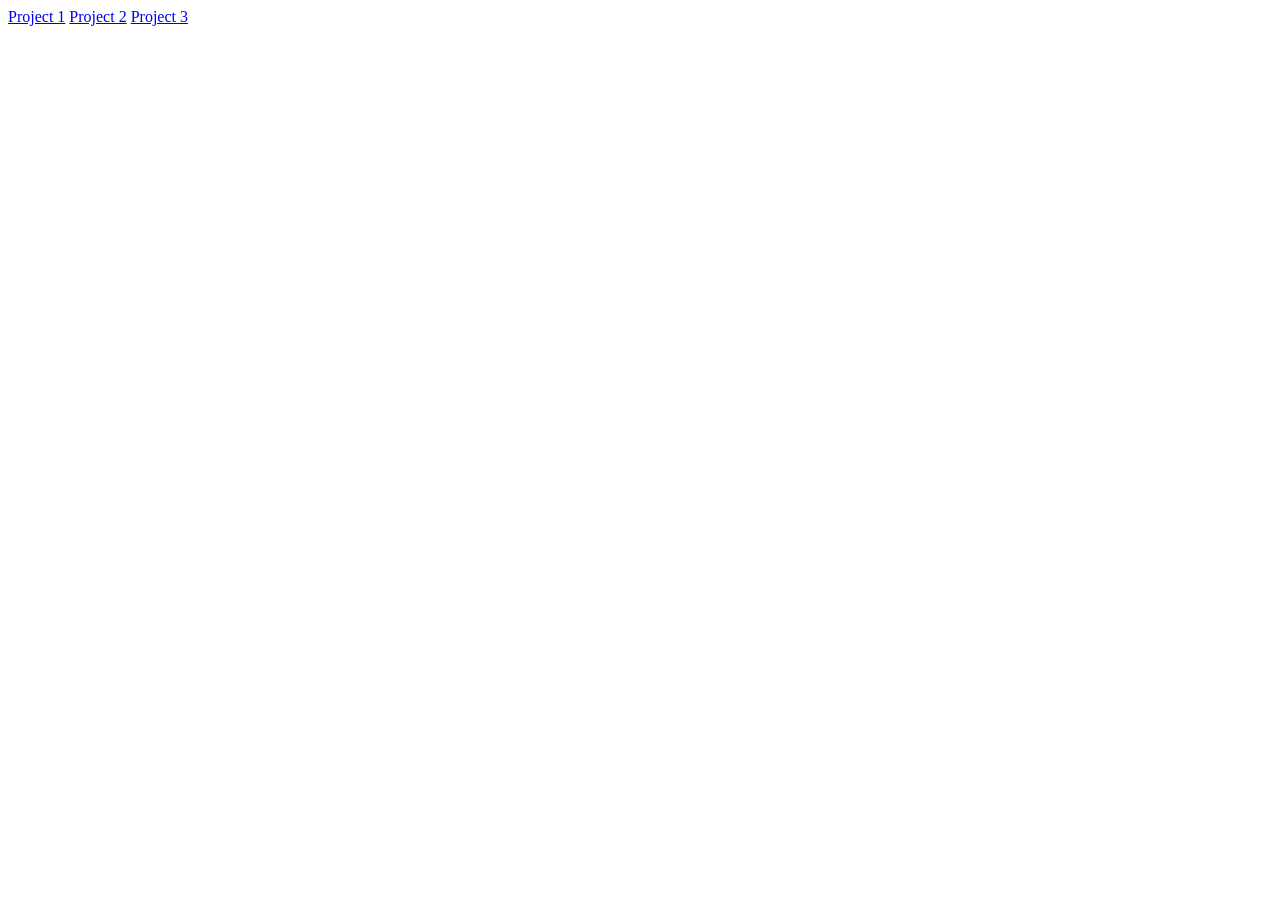
<file: index.html>
<!doctype html>
<html lang="en">
  <head>
    <meta charset="UTF-8" />
    <meta name="viewport" content="width=device-width, initial-scale=1.0" />
    <title>Fucking Projects</title>
  </head>

  <body>
    <main>
      <a href="Signup_page_01/index.html" target="_blank">Project 1</a>

      <a href="Sidebar/index.html" target="_blank">Project 2</a>

      <a href="Simple_responsive_navbar/index.html" target="_blank">
        Project 3</a
      >
    </main>
  </body>
</html>
</file>
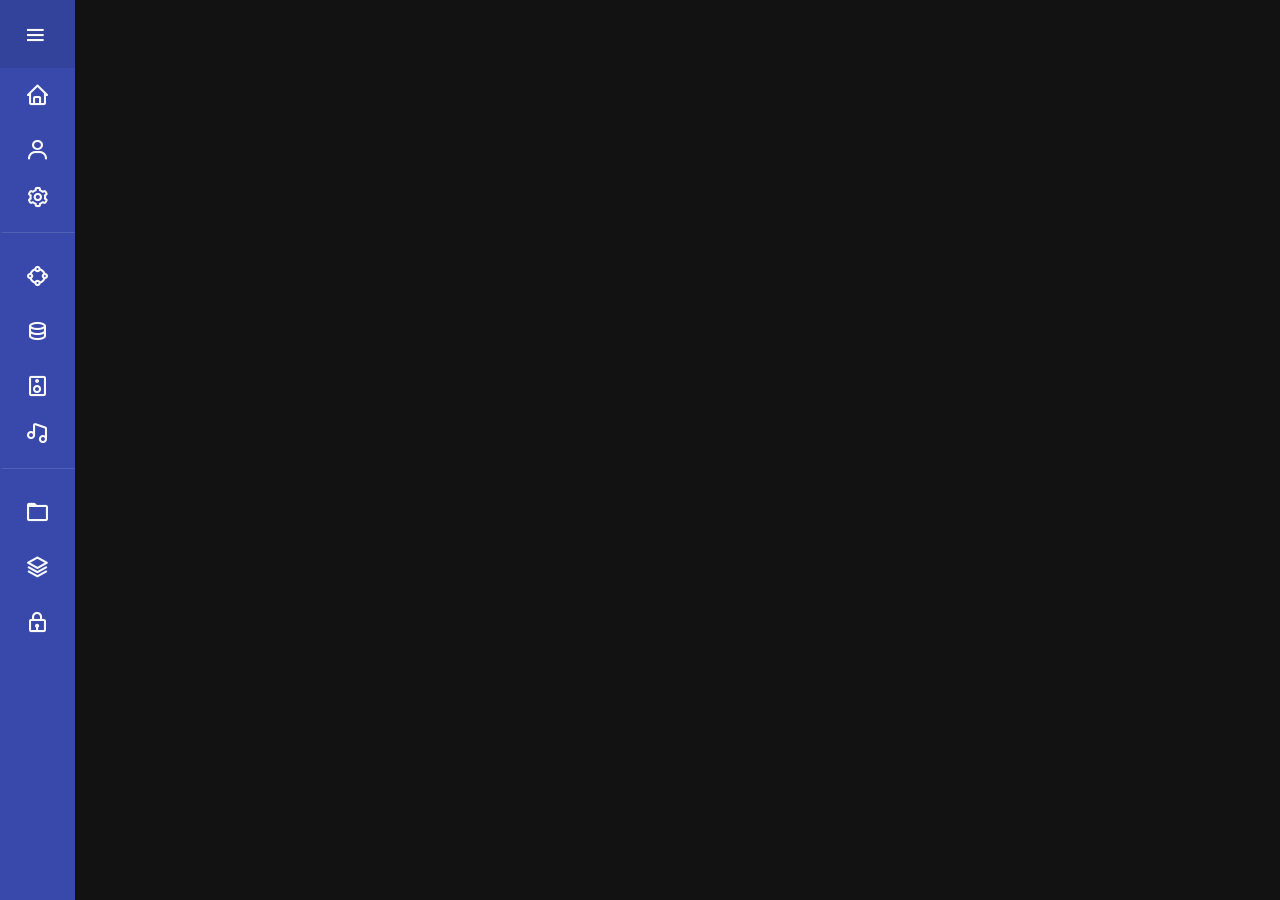
<file: Sidebar/index.html>
<!doctype html>
<!-- ============================================================
  DOCUMENTO HTML - Sidebar interactiva con CSS y JavaScript
  ============================================================
  En este archivo definimos la ESTRUCTURA de la pagina.
  El HTML es como el "esqueleto": pone los elementos en pantalla
  pero sin colores ni animaciones (eso lo hace el CSS).
  ============================================================ -->

<html lang="en">
  <!-- <head>: Todo lo que va aqui NO se ve en la pagina,
       pero es esencial para que funcione bien.
       Metadatos, estilos, scripts, titulo... -->
  <head>
    <!-- charset="UTF-8" permite usar tildes, 'n', signos de pregunta, etc. -->
    <meta charset="UTF-8" />

    <!-- viewport: le dice al navegador que adapte la pagina
         al tamano de la pantalla (importante en celulares) -->
    <meta name="viewport" content="width=device-width, initial-scale=1.0" />
    <meta name="author" content="Anarchist-Society" />
    <meta name="description" content="A fucking Sidebar" />

    <!-- Preconnect: le dice al navegador que se conecte ANTES
         a estos servidores externos. Asi las fuentes e iconos
         cargan mas rapido porque la conexion ya esta lista. -->
    <link rel="preconnect" href="https://fonts.googleapis.com" />
    <link rel="preconnect" href="https://fonts.gstatic.com" crossorigin />
    <link rel="preconnect" href="https://unpkg.com" crossorigin />

    <!-- Boxicons: libreria de iconos (los "bx-" que ves abajo).
         Los importamos desde internet con esta URL. -->
    <link
      href="https://unpkg.com/boxicons@2.1.4/css/boxicons.min.css"
      rel="stylesheet"
    />

    <!-- Enlazamos nuestro archivo CSS (style.css) para darle estilo a todo -->
    <link rel="stylesheet" href="style.css" />

    <!-- Titulo que aparece en la pestana del navegador -->
    <title>Sidebar</title>
  </head>

  <!-- <body>: TODO lo que se ve en la pagina va aqui dentro -->
  <body>
    <main>
      <!-- ==========================================================
           SIDEBAR (barra lateral)
           ==========================================================
           Esta es la barra que se abre y cierra.
           Tiene 75px de ancho cuando esta cerrada (solo iconos)
           y 240px cuando se abre con el boton hamburguesa.
           aria-label describe la funcion de la barra para
           lectores de pantalla (accesibilidad).
           ========================================================== -->
      <nav class="sidebar" aria-label="Sidebar navigation">
        <div class="sidebar-inner">

          <!-- HEADER: contiene el logo + el boton hamburguesa -->
          <header class="sidebar-header">
            <!-- Boton hamburguesa: al hacer clic llama a toggleSidebar()
                 que esta definida en script.js.
                 aria-expanded="false" indica que la sidebar empieza
                 cerrada (cambiara a "true" cuando se abra). -->
            <button
              type="button"
              class="sidebar-burger"
              aria-label="Toggle sidebar menu"
              aria-expanded="false"
              onclick="toggleSidebar()"
            >
              <!-- bx-menu es el icono de tres rayitas (hamburguesa).
                   aria-hidden=true oculta este icono decorativo de
                   los lectores de pantalla porque no aporta informacion -->
              <i class="bx bx-menu" aria-hidden="true"></i>
            </button>

            <!-- Logo: se oculta cuando la sidebar esta cerrada
                 (opacity: 0 en CSS). alt="" + aria-hidden=true
                 porque es decorativo, los lectores de pantalla lo ignoran -->
            <img src="logo.svg" alt="" class="sidebar-logo" aria-hidden="true" />
          </header>

          <!-- ========================================================
               MENU DE NAVEGACION
               ========================================================
               Cada boton tiene un icono (de Boxicons) y un texto.
               El texto se oculta cuando la sidebar esta cerrada
               (opacity: 0 en CSS, solo se ve al abrir).
               ======================================================== -->
          <nav class="sidebar-menu" aria-label="Main menu">
            <!-- aria-label en cada boton permite saber que hace aunque
                 el texto <span> este oculto (accesibilidad) -->

            <button type="button" aria-label="Home">
              <i class="bx bx-home" aria-hidden="true"></i>
              <span>Home</span>
            </button>

            <button type="button" aria-label="Accounts">
              <i class="bx bx-user" aria-hidden="true"></i>
              <span>Accounts</span>
            </button>

            <!-- has-border agrega una linea separadora debajo (en CSS) -->
            <button type="button" class="has-border" aria-label="Settings">
              <i class="bx bx-cog" aria-hidden="true"></i>
              <span>Settings</span>
            </button>

            <button type="button" aria-label="Blockchain">
              <i class="bx bx-shape-circle" aria-hidden="true"></i>
              <span>Blockchain</span>
            </button>

            <button type="button" aria-label="Databases">
              <i class="bx bx-data" aria-hidden="true"></i>
              <span>Databases</span>
            </button>

            <button type="button" aria-label="AudioVibe">
              <i class="bx bx-speaker" aria-hidden="true"></i>
              <span>AudioVibe</span>
            </button>

            <button type="button" class="has-border" aria-label="Soundblast">
              <i class="bx bx-music" aria-hidden="true"></i>
              <span>Soundblast</span>
            </button>

            <button type="button" aria-label="Folders">
              <i class="bx bx-folder" aria-hidden="true"></i>
              <span>Folders</span>
            </button>

            <button type="button" aria-label="Levels">
              <i class="bx bx-layer" aria-hidden="true"></i>
              <span>Levels</span>
            </button>

            <button type="button" aria-label="Security">
              <i class="bx bx-lock" aria-hidden="true"></i>
              <span>Security</span>
            </button>
          </nav>
        </div>
      </nav>
    </main>

    <!-- El script se carga al final con "defer".
         defer = se descarga en paralelo mientras se carga la pagina
         y se ejecuta SOLO cuando el HTML ya esta completamente listo.
         Asi no bloquea la visualizacion de la pagina. -->
    <script src="script.js" defer></script>
  </body>
</html>
</file>
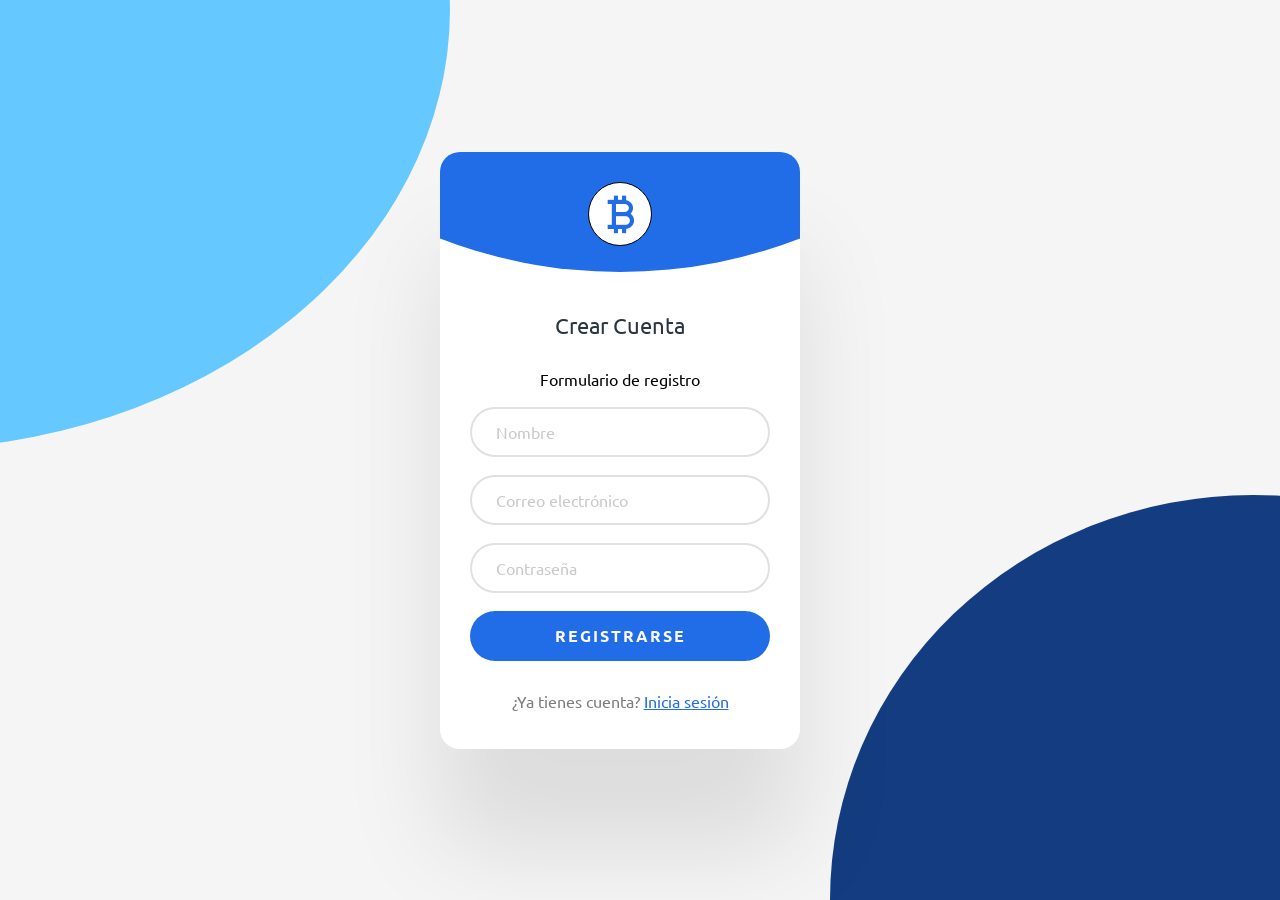
<file: Signup_page_01/index.html>
<!-- ============ DOCTYPE: le dice al navegador que esto es HTML5 ============ -->
<!doctype html>
<html lang="es">
  <!-- lang="es" indica que el contenido principal está en español para accesibilidad y SEO -->
  <head>
    <meta charset="UTF-8" />
    <!-- charset="UTF-8" permite usar caracteres especiales como tildes, ñ, emojis, etc. -->
    <meta name="viewport" content="width=device-width, initial-scale=1.0" />
    <!-- El meta viewport hace que la página se vea bien en celulares (responsive design) -->
    <meta name="author" content="Anarchist-Society" />
    <meta name="description" content="A fucking SignUp" />
    <link
      href="https://unpkg.com/boxicons@2.1.4/css/boxicons.min.css"
      rel="stylesheet"
    />
    <!-- Boxicons: librería de íconos traída desde un CDN (no necesitamos descargar nada) -->
    <link rel="stylesheet" href="style.css" />
    <!-- Enlazamos nuestro propio archivo CSS donde escribimos los estilos -->
    <title>SignUp Page 01</title>
  </head>

  <body>
    <!-- <main> = etiqueta semántica que agrupa el contenido principal de la página -->
    <main>
      <!-- .circle = círculo decorativo animado de fondo (solo estética, sin contenido real) -->
      <div class="circle" aria-hidden="true"></div>
      <!-- Para ocultar este elemento a los lectores de pantalla -->

      <!-- .card = contenedor tipo "tarjeta" blanco que agrupa el formulario -->
      <div class="card">
        <!-- .logo = ícono decorativo de Bitcoin dentro de un círculo -->
        <div class="logo" aria-hidden="true">
          <i class="bx bx-bitcoin"></i>
        </div>

        <!-- Título principal traducido a español -->
        <h1>Crear Cuenta</h1>

        <!-- <form> agrupa los inputs y los envía al servidor cuando se hace clic en el botón -->
        <!-- role="form" es para que los lectores de pantalla sepan que esto es un formulario -->
        <!-- aria-labelledby="form-title" significa que este formulario está etiquetado por el span con id form-title -->
        <form class="form" role="form" aria-labelledby="form-title">
          <span id="form-title" class="sr-only">Formulario de registro</span>

          <!-- input type="text" = campo de una sola línea. required = obligatorio. autocomplete = ayuda al navegador a rellenar -->
          <!-- Traducido a español -->
          <input
            id="name"
            type="text"
            name="name"
            autocomplete="name"
            required
            aria-required="true"
            placeholder="Nombre"
          />

          <!-- type="email" valida automáticamente que el texto tenga formato de correo (user@dominio.com) -->
          <!-- Traducido a español -->
          <input
            id="email"
            type="email"
            name="email"
            autocomplete="email"
            required
            aria-required="true"
            placeholder="Correo electrónico"
          />

          <!-- type="password" oculta los caracteres escritos. minlength="8" exige al menos 8 caracteres -->
          <!-- Traducido a español -->
          <input
            id="password"
            type="password"
            name="password"
            autocomplete="new-password"
            required
            aria-required="true"
            minlength="8"
            placeholder="Contraseña"
          />

          <!-- type="submit" = al hacer clic envía el formulario. "REGISTRARSE" en mayúsculas es decisión de diseño -->
          <!-- Traducido a español -->
          <button type="submit">REGISTRARSE</button>
        </form>

        <!-- footer con enlace descriptivo para "usuarios existentes" (href="#" es un placeholder, aún no lleva a ninguna parte) -->
        <!-- "Inicia sesión" es más descriptivo que solo un "Aquí" suelto, mejorando accesibilidad y SEO -->
        <footer>
          ¿Ya tienes cuenta?
          <a href="#">Inicia sesión</a>
        </footer>
      </div>
    </main>
  </body>
</html>
</file>
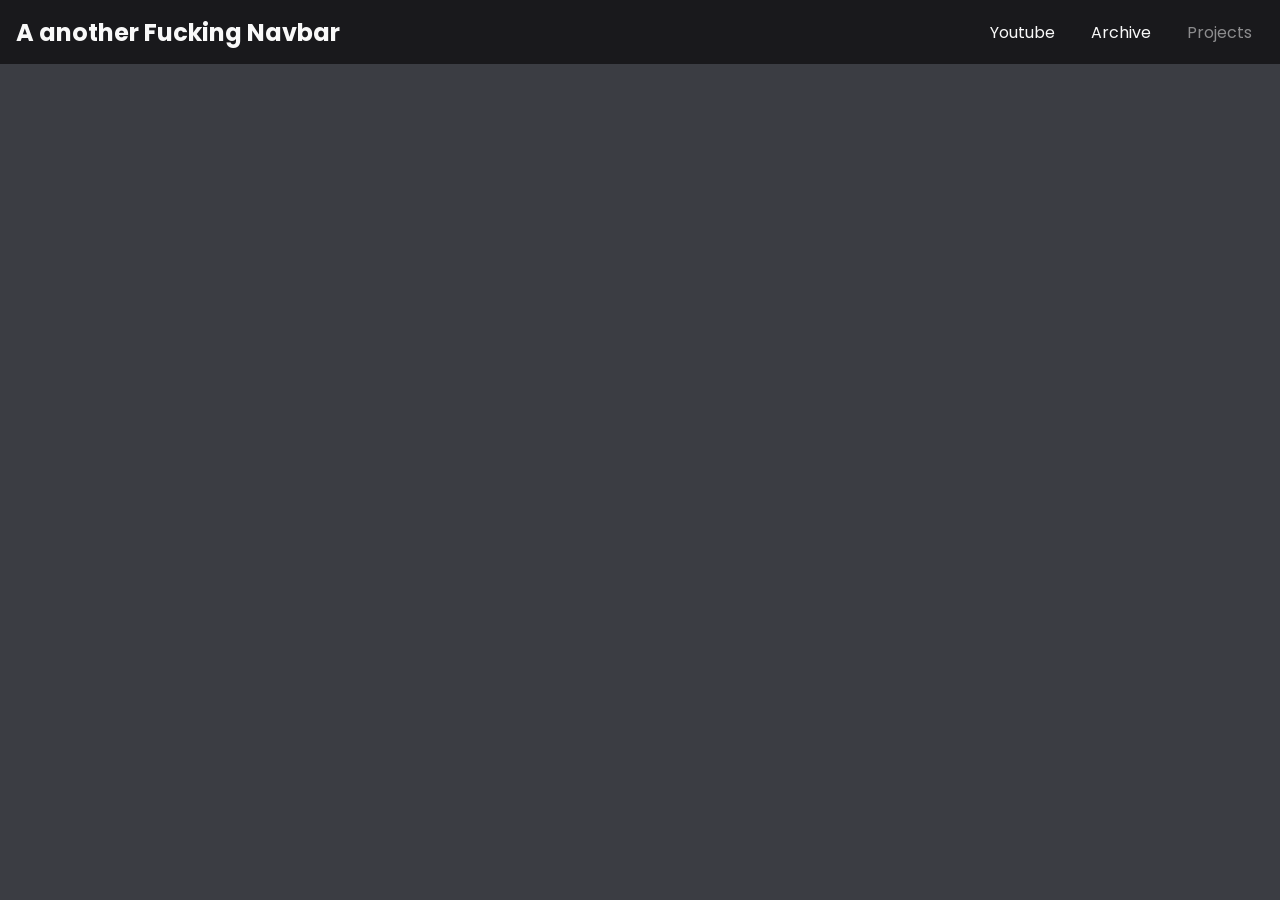
<file: Simple_responsive_navbar/index.html>
<!doctype html>
<html lang="en">
  <head>
    <meta charset="UTF-8" />
    <meta name="viewport" content="width=device-width, initial-scale=1.0" />
    <meta name="author" content="Anarchist-Society" />
    <meta name="description" content="A fucking Responsive Navbar" />
    <link rel="stylesheet" href="style.css" />
    <!-- Cargamos los iconos de Google Material Icons (la librería que nos da el icono de la hamburguesa ) -->
    <link
      href="https://fonts.googleapis.com/icon?family=Material+Icons"
      rel="stylesheet"
    />
    <title>Simple Responsive Navbar</title>
  </head>

  <body>
    <main>
      <nav class="navbar">
        <!-- OVERLAY (capa oscura de fondo)
        En CSS tiene position: fixed y bubre toda la pantalla (width/height: 100%).
        Por defecto es invisible (opacity: 0, visibility: hidden).
        Cuando body tiene la clase "open", el CSS lo hace visible.
        El onclick cierra el menu si el usuario toca fuera de él.
        En pantalla grandes (min-width: 600px) el  CSS lo oculta con display: none -->
        <div class="navbar-overlay" onclick="toggleMenuOpen()"></div>
        <!-- Cuando este div reciba un click llama a la función toggleMenuOpen() -->
        <!-- El onclick es un atributo de evento HTML-->

        <!-- BOTÓN HAMBURGUESA:
        Tiene position: absolute para colocarse arriba a la izquierda
        y usa display: grid + place-items: center para centrar el icono.
        Esto funciona porque tiene width y height.
        En pantallas grandes (min-width: 600px) el css lo oculta con display: none. -->
        <button class="navbar-burger" onclick="toggleMenuOpen()">
          <!-- Cuando este div reciba un click llama a la función toggleMenuOpen() -->
          <!-- El onclick es un atributo de evento HTML-->
          <span class="material-icons">menu</span>
        </button>

        <!-- En CSS tiene font-size: 16px y se centra gracias al justify-content: center del padre .navbar -->
        <h1 class="navbar-title">A another Fucking Navbar</h1>

        <!-- MENÚ DE NAVEGACIÓN:
        En móvil: está fuera de pantalla por defecto (translate: -100% 0) y es invisible (visibility: hidden).
        Cuando body tiene la clase "open" el CSS lo desliza hacia dentro (translate: 0 0)-->
        <nav class="navbar-menu">
          <button type="button" class="active">Youtube</button>
          <button type="button" class="active">Archive</button>
          <button type="button">Projects</button>
        </nav>
      </nav>

      <script type="text/javascript">
        // Esta es una función javascript, toggleMenuOpen es el nombre que le damos a la función
        // document.body -> accede al elemento <body>
        // .classList -> es la lista de clases CSS que tiene ese elemento
        // .toggle("open") -> añade o quita esa clase
        const toggleMenuOpen = () => document.body.classList.toggle("open");
      </script>
    </main>
  </body>
</html>
</file>
<file: Sidebar/style.css>
/* ============================================================
   HOJA DE ESTILOS (CSS) - Sidebar interactiva
   ============================================================
   El CSS es como la "ropa" de la pagina: le da colores,
   tamanos, posiciones y animaciones a los elementos HTML.
   Todo lo que escribimos aca afecta al index.html.
   ============================================================ */

/* -------------------------------------------------------
   1. IMPORTAR FUENTE desde Google Fonts
   -------------------------------------------------------
   "Ubuntu" es la tipografia que usan los botones.
   Importamos varios pesos (300, 400, 500, 700) y
   sus versiones italicas.
   ------------------------------------------------------- */
@import url("https://fonts.googleapis.com/css2?family=Ubuntu:ital,wght@0,300;0,400;0,500;0,700;1,300;1,400;1,500;1,700&display=swap");

/* -------------------------------------------------------
   2. RESETEO GENERAL (* = todos los elementos)
   -------------------------------------------------------
   box-sizing: border-box -> hace que el padding y el borde
   NO agranden el tamano total del elemento. Asi es mas
   facil calcular anchos y altos.
   ------------------------------------------------------- */
* {
  box-sizing: border-box;
}

/* -------------------------------------------------------
   3. ESTILOS DEL BODY (el cuerpo de la pagina)
   -------------------------------------------------------
   - margin: 0 -> quitamos el margen que trae el body por defecto
   - background-color -> fondo oscuro (#121212 = negro azabache)
   ------------------------------------------------------- */
body {
  margin: 0;
  background-color: #121212;
}

/* -------------------------------------------------------
   4. RESETEO DE BOTONES
   -------------------------------------------------------
   Quitamos el fondo, borde y padding que traen los botones
   por defecto. cursor: pointer -> la manita al hacer hover.
   ------------------------------------------------------- */
button {
  background-color: transparent;
  border: 0;
  padding: 0;
  cursor: pointer;
}

/* ============================================================
   SIDEBAR (la barra lateral)
   ============================================================ */

/* -------------------------------------------------------
   5. .sidebar - la barra lateral
   -------------------------------------------------------
   - position: absolute -> la sacamos del flujo normal
     y la posicionamos donde queramos.
   - top: 0 / left: 0 -> pegada a la esquina superior izquierda.
   - width: 75px -> se ve angosta (solo los iconos).
   - height: 100% -> ocupa todo el alto de la pagina.
   - overflow: hidden -> esconde todo lo que sobresale
     (los textos del menu cuando esta cerrada).
   - transition -> animacion suave de 0.4 segundos
     cuando cambia de tamano (al abrir/cerrar).
   ------------------------------------------------------- */
.sidebar {
  position: absolute;
  overflow: hidden;
  top: 0;
  left: 0;
  width: 75px;
  height: 100%;
  background-color: #3949ab;
  transition: all 0.4s;
}

/* -------------------------------------------------------
   6. .open .sidebar - cuando la sidebar esta ABIERTA
   -------------------------------------------------------
   Cuando al <body> se le anade la clase "open" (con JavaScript),
   la sidebar se expande a 240px de ancho mostrando los textos.
   ------------------------------------------------------- */
body.open .sidebar {
  width: 240px;
}

/* -------------------------------------------------------
   7. .sidebar-inner - contenedor interno
   -------------------------------------------------------
   Es un div interno de 300px de ancho (mas ancho que la
   sidebar). Sirve para que los textos del menu queden
   OCULTOS gracias al overflow: hidden de .sidebar.
   Cuando la sidebar se abre, se ve el contenido.
   ------------------------------------------------------- */
.sidebar-inner {
  position: absolute;
  top: 0;
  left: 0;
  width: 300px;
}

/* -------------------------------------------------------
   8. .sidebar-header - la cabecera de la sidebar
   -------------------------------------------------------
   - display: flex -> los hijos (boton + logo) se alinean
     horizontalmente uno al lado del otro.
   - align-items: center -> centra los hijos verticalmente.
   - background-color: rgba(0,0,0,0.1) -> fondo negro
     muy suave y semitransparente.
   ------------------------------------------------------- */
.sidebar-header {
  display: flex;
  align-items: center;
  height: 68px;
  padding: 0 1.25rem 0 0;
  background-color: rgba(0, 0, 0, 0.1);
  border-top: 3px solid transparent;
  transition: all 0.4s;
}

/* Al pasar el mouse sobre el header, aparece
   un borde izquierdo gris claro */
.sidebar-header:hover {
  border-left: 3px solid #bdbdbd;
}

/* -------------------------------------------------------
   9. .sidebar-burger - el boton hamburguesa
   -------------------------------------------------------
   - display: grid + place-items: center -> centra
     el icono en medio del boton.
   - 70x70px -> area cuadrada para hacer clic facilmente.
   ------------------------------------------------------- */
.sidebar-burger {
  height: 70px;
  width: 70px;
  display: grid;
  place-items: center;
}

/* -------------------------------------------------------
   ESTILO DEL ICONO HAMBURGUESA
   -------------------------------------------------------
   Con > i seleccionamos el <i> que esta DENTRO del boton.
   color: #f9f9f9 -> blanco casi puro.
   ------------------------------------------------------- */
.sidebar-burger > i,
body.open .sidebar-burger > i {
  font-size: 25px;
  color: #f9f9f9;
  transition: all 0.4s;
}

/* hover -> cuando pasas el mouse, el icono se pone gris */
.sidebar-burger:hover > i,
body.open .sidebar-burger:hover > i {
  color: #bdbdbd;
}

/* -------------------------------------------------------
   .sidebar-logo - el logotipo
   -------------------------------------------------------
   - opacity: 0 -> el logo esta INVISIBLE por defecto
     (solo se ve cuando la sidebar esta abierta)
   - transition -> animacion suave al aparecer/desaparecer
   ------------------------------------------------------- */
.sidebar-logo {
  height: 20px;
  opacity: 0;
  transition: all 0.4s;
}

/* -------------------------------------------------------
   .open .sidebar-logo - logo visible al abrir
   -------------------------------------------------------
   - opacity: 1 -> se vuelve visible
   - filter: brightness(0) invert(1) -> convierte el logo
     a color blanco (util si el logo original es oscuro)
   ------------------------------------------------------- */
body.open .sidebar-logo {
  opacity: 1;
  filter: brightness(0) invert(1);
  transition: all 0.4s;
}

/* ============================================================
   MENU DE NAVEGACION
   ============================================================ */

/* -------------------------------------------------------
   .sidebar-menu - el contenedor de los botones
   -------------------------------------------------------
   display: grid -> coloca los botones uno debajo del otro
   (en una sola columna).
   ------------------------------------------------------- */
.sidebar-menu {
  display: grid;
}

/* -------------------------------------------------------
   CADA BOTON DEL MENU
   -------------------------------------------------------
   - display: flex -> icono y texto se ponen en fila
   - gap: 12px -> separacion entre icono y texto
   - align-items: center -> centrados verticalmente
   - height: 55px -> todos los botones miden lo mismo
   - font-family: Ubuntu -> la fuente que importamos
   - letter-spacing: 2px -> espacio extra entre letras
   - padding: 0 22px -> espacio a los lados
   - border-left: 3px solid transparent -> deja espacio
     para que al hacer hover aparezca un borde izquierdo
   ------------------------------------------------------- */
.sidebar-menu > button {
  color: #f9f9f9;
  display: flex;
  gap: 12px;
  align-items: center;
  height: 55px;
  font-family: "Ubuntu";
  font-size: 16px;
  letter-spacing: 2px;
  line-height: 1;
  padding: 0 22px;
  border-left: 3px solid transparent;
  transition: all 0.4s;
}

/* hover -> borde izquierdo blanco al pasar el mouse */
.sidebar-menu > button:hover {
  border-left: 3px solid #f9f9f9;
}

/* -------------------------------------------------------
   .has-border - separador entre secciones
   -------------------------------------------------------
   Algunos botones tienen esta clase para mostrar una
   linea delgada debajo que separa grupos de opciones.
   ------------------------------------------------------- */
.sidebar-menu > button.has-border {
  padding-bottom: 1rem;
  border-bottom: 1px solid rgba(255, 255, 255, 0.12);
  margin-bottom: 1rem;
}

/* -------------------------------------------------------
   ICONOS DENTRO DE LOS BOTONES
   -------------------------------------------------------
   > i -> selecciona el <i> (icono) que esta dentro del <button>
   ------------------------------------------------------- */
.sidebar-menu > button > i {
  font-size: 25px;
  color: #f9f9f9;
  transition: all 0.4s;
}

/* hover sobre iconos y textos */
.sidebar-menu > button.hover > i,
.sidebar-menu > button:hover > span {
  color: #bdbdbd;
}

/* -------------------------------------------------------
   TEXTO DENTRO DE LOS BOTONES
   -------------------------------------------------------
   - opacity: 0 -> el texto esta OCULTO por defecto
     (solo se ven los iconos cuando la sidebar esta cerrada)
   ------------------------------------------------------- */
.sidebar-menu > button > span {
  color: #f9f9f9;
  opacity: 0;
  transition: all 0.4s;
}

/* -------------------------------------------------------
   .open .sidebar-menu > button > span
   -------------------------------------------------------
   Cuando la sidebar esta abierta (body.open), el texto
   se vuelve visible (opacity: 1).
   ------------------------------------------------------- */
body.open .sidebar-menu > button > span {
  opacity: 1;
  transition: all 0.4s;
}
</file>
<file: Signup_page_01/style.css>
/* ===================================================================
   @import: descarga la fuente "Ubuntu" desde Google Fonts.
   wght = weight (grosor): 300 ligera, 400 normal, 500 seminegra, 700 negra.
   display=swap: muestra una fuente alternativa mientras se descarga Ubuntu.
   Los valores itálicos (italic) tienen "1" antes del peso (ej: 1,300).
   =================================================================== */
@import url("https://fonts.googleapis.com/css2?family=Ubuntu:ital,wght@0,300;0,400;0,500;0,700;1,300;1,400;1,500;1,700&display=swap");

/* ===================================================================
   Selector universal (*): aplica estos estilos a TODOS los elementos
   de la página sin excepción. Es un "reset" básico.
   =================================================================== */
* {
  margin: 0;
  padding: 0;
  box-sizing: border-box;
  /* box-sizing: border-box → el padding y el border NO se suman al ancho
     total del elemento. Ej: si un elemento mide 100px de ancho y tiene
     10px de padding, seguirá midiendo 100px (no 120px). */
}

/* ===================================================================
   height: 100vh en <html> asegura que el documento ocupe todo el alto
   de la ventana del navegador.
   vh = viewport height (altura del viewport).
   100vh = 100% del alto visible de la pantalla.
   =================================================================== */
html {
  height: 100vh;
}

/* ===================================================================
   body: display grid + place-items center es el método más simple
   y directo para centrar cualquier elemento hijo tanto horizontal
   como verticalmente.
   =================================================================== */
body {
  height: 100vh;             /* 100% del alto de la ventana */
  display: grid;             /* activa CSS Grid Layout */
  place-items: center;       /* centra <main> horizontal y verticalmente */
  margin: 0;                 /* elimina margen exterior por defecto */
  padding: 0 32px;           /* 32px de relleno a los lados (útil en móvil para que no se pegue a los bordes) */
  background-color: #f5f5f5; /* gris muy claro de fondo */
  font-family: "Ubuntu";     /* fuente principal para toda la página */
  animation: rotate 6s infinite alternate linear;
  /* "rotate" = nombre de la animación (definida abajo con @keyframes)
     6s = cada ciclo dura 6 segundos
     infinite = se repite indefinidamente
     alternate = va y vuelve (ida: 0° → 360°, vuelta: 360° → 0°)
     linear = velocidad constante durante toda la animación (sin acelerar/desacelerar) */
}

/* ===================================================================
   min-width: 400px evita que el contenido se encoja demasiado
   en pantallas pequeñas. Si la ventana mide menos de 400px,
   aparecerá scroll horizontal.
   =================================================================== */
main {
  min-width: 400px;
}

/* ===================================================================
   .circle: círculo decorativo celeste en la esquina superior izquierda.
   position: fixed → se queda fijo en la ventana incluso si hay scroll.
   Usamos vmin para que el tamaño se adapte proporcionalmente a la pantalla.
   =================================================================== */
.circle {
  position: fixed;       /* fixed = fijo en la ventana, no se mueve al hacer scroll */
  top: -50vmin;          /* -50vmin: sobresale por arriba (la mitad queda fuera) */
  left: -50vmin;         /* -50vmin: sobresale por la izquierda */
  width: 100vmin;        /* 100vmin = 100% del lado MÁS PEQUEÑO de la pantalla */
  height: 100vmin;       /* igual que el ancho para que sea un cuadrado */
  /* vmin: unidad relativa. 1vmin = 1% del lado MÁS PEQUEÑO de la ventana.
     En un móvil vertical (360×640), el lado más pequeño es el ancho (360px),
     así que 1vmin = 3.6px. En un monitor horizontal (1920×1080),
     el lado más pequeño es el alto (1080px), así que 1vmin = 10.8px. */
  border-radius: 47% 53% 61% 39% / 45% 51% 49% 55%;
  /* border-radius con 8 valores (4 para X / 4 para Y) crea bordes
     irregulares → forma orgánica que no es un círculo perfecto.
     Los valores antes de "/" son radios horizontales (esquina sup-izq,
     sup-der, inf-der, inf-izq). Los de después son radios verticales. */
  background-color: #65c8ff;  /* celeste claro */
}

/* ===================================================================
   inherit: esta palabra clave le dice al elemento que herede el valor
   de la MISMA propiedad de su elemento padre.
   Aquí .circle::after hereda position, width, height y border-radius de .circle.
   =================================================================== */
/* ::after = pseudo-elemento que se inserta como ÚLTIMO hijo del elemento.
   Sirve para contenido decorativo sin necesidad de HTML adicional. */
.circle::after {
  content: "";                /* obligatorio en ::before y ::after, aunque esté vacío */
  position: inherit;          /* hereda "fixed" de .circle */
  right: -50vmin;             /* sobresale por la derecha en vez de por la izquierda */
  bottom: -55vmin;            /* sobresale por abajo */
  width: inherit;             /* hereda el ancho (100vmin) de .circle */
  height: inherit;            /* hereda el alto (100vmin) de .circle */
  border-radius: inherit;     /* hereda la forma irregular de .circle */
  background-color: #143d81;  /* azul oscuro (más oscuro que el .circle principal) */
}

/* ===================================================================
   .card: la tarjeta blanca que contiene el formulario.
   overflow: hidden → oculta cualquier contenido que sobresalga
   (como el círculo azul enorme de .card::before).
   =================================================================== */
.card {
  overflow: hidden;            /* oculta lo que se salga de la tarjeta */
  position: relative;
  /* relative: permite que los elementos hijos con position: absolute
     se posicionen RELATIVO a esta tarjeta (no al body). */
  z-index: 3;
  /* z-index: controla qué elemento se ve "encima" de otro.
     Mientras más alto el número, más al frente.
     3 queda por encima del círculo de fondo (que no tiene z-index = 0 por defecto). */
  width: 100%;                 /* ocupa todo el ancho del <main> */
  padding: 160px 30px 38px;
  /* padding: superior derecho inferior izquierdo.
     160px arriba deja espacio para el logo y el círculo azul decorativo de .card::before */
  border-radius: 1.25rem;
  /* 1.25rem ≈ 20px (1rem = 16px por defecto).
     rem = unidad relativa al tamaño de fuente del <html>.
     border-radius redondea las 4 esquinas. */
  background-color: #fff;      /* blanco */
  text-align: center;          /* centra todo el texto dentro de la card */
  box-shadow: 0 100px 100px rgb(0 0 0 / 10%);
  /* box-shadow: offsetX offsetY blurRadius color.
     Con la "/" en rgb() podemos indicar opacidad (alpha).
     10% = muy sutil, casi transparente.
     Desplazamiento vertical de 100px y desenfoque de 100px. */
}

/* ===================================================================
   .card::before: pseudo-elemento que dibuja el círculo azul GRANDE
   en la parte superior de la tarjeta (el fondo azul detrás del logo).
   =================================================================== */
.card::before {
  content: "";                 /* obligatorio en pseudo-elementos */
  position: absolute;
  /* absolute: se posiciona respecto al PADRE con position: relative.
     Como .card tiene position: relative, este círculo se posiciona
     dentro de .card, no del body. */
  background-color: #216ce7;   /* azul medio */
  top: -880px;                 /* desplazado hacia arriba para que solo se vea la parte inferior */
  left: 50%;                   /* la esquina izquierda del círculo se coloca en el 50% de la card */
  width: 1000px;
  height: 1000px;
  border-radius: 50%;          /* 50% convierte el cuadrado en un círculo perfecto */
  translate: -50% 0;
  /* translate desplaza el elemento respecto a su propia posición.
     -50% en X: mueve el círculo la mitad de su ancho hacia la izquierda,
     centrándolo perfectamente (corrige el left: 50%). */
}

/* ===================================================================
   .card .logo: círculo blanco con borde negro que contiene el ícono
   de Bitcoin. Está posicionado absolutamente dentro de .card.
   =================================================================== */
.card .logo {
  border: 1px solid black;     /* borde negro delgado */
  position: absolute;
  /* absolute: se posiciona libremente dentro de .card (porque .card tiene position: relative) */
  display: flex;               /* activa Flexbox */
  align-items: center;         /* centra el ícono verticalmente dentro del círculo */
  justify-content: center;     /* centra el ícono horizontalmente */
  border-radius: 50%;          /* círculo perfecto */
  background-color: #fff;      /* blanco */
  height: 64px;
  width: 64px;
  top: 30px;                   /* 30px desde el borde superior de la card */
  left: 50%;                   /* la esquina izquierda del logo se coloca al 50% de la card */
  translate: -50% 0;
  /* translate: -50% desplaza el logo la mitad de su ancho hacia la izquierda,
     centrándolo horizontalmente. Sin esto, el logo quedaría corrido a la derecha. */
}

/* ===================================================================
   .card .logo i: estilo del ícono <i> de Boxicons (Bitcoin).
   font-size controla el tamaño del ícono (no es text-size, es el tamaño
   del glifo en la fuente de iconos).
   =================================================================== */
.card .logo i {
  font-size: 50px;          /* tamaño del ícono */
  color: #216ce7;           /* azul medio (mismo color que el círculo grande) */
  font-weight: 500;         /* grosor medio (500 = seminegro en la fuente de iconos) */
}

/* ===================================================================
   ">" = selector de hijo DIRECTO.
   .card > h1 afecta solo al <h1> que es HIJO INMEDIATO de .card.
   Si hubiera un <h1> dentro de otro elemento dentro de .card, NO se vería afectado.
   =================================================================== */
.card > h1 {
  font-size: 22px;           /* tamaño del texto */
  font-weight: 400;          /* grosor normal (no negrita) */
  margin: 0 0 30px;          /* sin margen superior, 30px de margen inferior */
  color: #2a3444;            /* gris azulado oscuro */
}

/* ===================================================================
   .form: display grid apila los inputs verticalmente.
   gap: separación entre cada input (18px entre uno y otro).
   =================================================================== */
.form {
  margin: 0 0 30px;          /* margen inferior para separar del footer */
  display: grid;             /* activa Grid Layout */
  gap: 18px;                 /* espacio entre los elementos hijos del formulario */
}

/* ===================================================================
   Selector múltiple: input y button comparten las mismas propiedades
   de ancho, alto y bordes redondeados.
   La coma (,) permite aplicar el mismo estilo a varios selectores.
   =================================================================== */
.form > input,
.form > button {
  width: 100%;               /* ocupan todo el ancho del formulario */
  height: 50px;              /* altura fija de 50 píxeles */
  border-radius: 28px;       /* bordes redondeados (28px ≈ pastilla) */
}

/* ===================================================================
   Estilo de los campos de texto (input): borde gris claro, fuente
   heredada del body, padding interno y color de texto azul oscuro.
   =================================================================== */
.form > input {
  border: 2px solid #e0e0e0;  /* borde gris claro */
  font-family: inherit;
  /* inherit: hereda la fuente del padre (Ubuntu en este caso).
     Por defecto los inputs usan una fuente del sistema, pero con inherit
     forzamos que usen la misma que el resto de la página. */
  font-size: 16px;             /* tamaño de letra */
  padding: 0 24px;             /* relleno horizontal de 24px a cada lado */
  color: #11274c;              /* color del texto escrito (azul oscuro) */
  transition: all 0.375s;
  /* transition: suaviza los cambios de estilo durante 0.375 segundos.
     "all" significa que cualquier propiedad que cambie (border, color, etc.)
     lo hará de forma gradual, no instantánea.
     0.375s es la duración de la transición. */
}

/* :hover = pseudo-clase que se activa cuando el mouse pasa por encima.
   Aquí el borde cambia de gris claro a negro. */
.form > input:hover {
  border: 2px solid #000;      /* borde negro al pasar el mouse */
}

/* ::placeholder = pseudo-elemento que estiliza el texto provisional
   que aparece dentro del input antes de escribir (ej: "Nombre", "Correo electrónico"). */
.form > input::placeholder {
  color: #cac8c8;              /* gris claro para el texto de placeholder */
}

/* ===================================================================
   Botón de envío: azul, texto blanco, sin bordes, con letras espaciadas
   (letter-spacing). cursor: pointer cambia el cursor a una manito.
   =================================================================== */
.form > button {
  cursor: pointer;             /* cursor tipo mano al pasar sobre el botón */
  width: 100%;
  height: 50px;
  padding: 0 16px;             /* relleno horizontal para que el texto no toque los bordes */
  background-color: #216ce7;   /* azul medio */
  color: #f9f9f9;              /* texto casi blanco */
  border: none;                /* sin borde */
  font-family: inherit;        /* hereda Ubuntu */
  font-size: 1rem;             /* 1rem = 16px (tamaño base del navegador) */
  font-weight: 600;            /* seminegro (600 es más grueso que 500) */
  text-align: center;
  letter-spacing: 2px;         /* espacio EXTRA entre letras → "REGISTRARSE" se ve más separado */
  transition: all 0.375s;      /* transición suave al hacer hover */
}

/* Al pasar el mouse sobre el botón, cambia a un azul más oscuro */
.form > button:hover {
  background-color: #143d81;   /* azul oscuro */
}

/* ===================================================================
   Color gris para el texto del pie de página.
   footer es un elemento semántico de HTML5.
   =================================================================== */
.card > footer {
  color: #7c7c7c;              /* gris medio */
}

/* ===================================================================
   El enlace <a> dentro del footer: color azul con transición suave.
   =================================================================== */
.card > footer > a {
  color: #216ce7;              /* azul medio (mismo que el botón) */
  transition: all 0.375s;      /* transición suave al hacer hover */
}

/* Al pasar el mouse sobre el enlace, se oscurece */
.card > footer > a:hover {
  color: #143d81;              /* azul oscuro (mismo que hover del botón) */
}

/* ===================================================================
   @media (media query): aplica estos estilos SOLO cuando se cumple
   la condición entre paréntesis.
   (width >= 500px) → se activa cuando la pantalla mide 500px o MÁS.
   =================================================================== */
@media (width >= 500px) {
  body {
    padding: 0;                /* elimina el padding lateral en pantallas grandes */
  }

  .card {
    margin: 0;                 /* elimina margen */
    width: 360px;              /* ancho fijo en pantallas grandes */
  }
}
</file>
<file: Simple_responsive_navbar/style.css>
@import url("https://fonts.googleapis.com/css2?family=Poppins:wght@300;400;500;600&display=swap");

* {
  margin: 0;
  padding: 0;
  box-sizing: border-box;
  font-size: 16px;
}

body {
  background-color: #3b3d43;
}

/* Estilos para los botones */
button {
  border: 0;
  padding: 0;
  font-family: inherit;
  background: transparent;
  color: inherit;
  cursor: pointer;
}

/* Estilo general del navbar */
.navbar {
  position: fixed;
  top: 0;
  left: 0;
  z-index: 1;
  display: flex;
  align-items: center;
  justify-content: center;
  width: 100%;
  height: 64px;
  background: #19191c;
  color: #f9f9f9;
  font-family: "Poppins";
}

/* Estilos para la capa oscura de fondo, por defecto desabilitada */
.navbar-overlay {
  position: fixed;
  top: 0;
  left: 0;
  z-index: 2;
  width: 100%;
  height: 100%;
  background-color: rgba(0, 0, 0, 0.5);
  visibility: hidden;
  opacity: 0;
  transition: 0.5s;
}

/* Cuando el body tiene la clase open se aplica este css */
body.open .navbar-overlay {
  visibility: visible;
  opacity: 1;
}

/* Estilos para el icono burger */
.navbar-burger {
  position: absolute;
  top: 0;
  left: 0;
  display: grid;
  place-items: center; /* Si queremos centrarlo con esta propiedad tenemos que tener un width y un height */
  width: 64px; /* Es obligatorio darle un width si queremos centrarlo con grid */
  height: 64px; /* Es obligatorio darle un height si queremos centrarlo con un grid */
  padding: 0;
}

/* Estilos para el título dentro del navbar */
.navbar-title {
  margin: 0;
  font-size: 1.5rem;
}

/* Estilos general para el menú lateral solo en móviles, por defecto no se vé porque está fuera de la pantalla */
.navbar-menu {
  position: fixed;
  z-index: 3;
  top: 0;
  left: 0;
  translate: -100% 0;
  width: 150px;
  height: 100%;
  padding: 20px;
  display: flex;
  gap: 20px;
  flex-direction: column;
  align-items: center;
  background: #000;
  visibility: hidden;
  transition: all 0.3s;
}

body.open .navbar-menu {
  translate: 0 0;
  visibility: visible;
}

.navbar-menu > button {
  color: rgba(255, 255, 255, 0.5);
  background: transparent;
  padding: 0 8px;
  transition: all 0.3s;
  font-size: 1rem;
}

.navbar-menu > button.active {
  color: inherit;
}

.navbar-menu > button:hover {
  color: rgba(255, 255, 255, 0.75);
}

/* Para pantallas más grandes */
@media only screen and (min-width: 600px) {
  .navbar {
    justify-content: space-between;
    padding: 0 0 0 16px;
  }

  .navbar-overlay {
    display: none; /* Ocultamos el OVERLAY (capa oscura de fondo) */
  }

  .navbar-burger {
    display: none; /* Ocultamos el icono burger */
  }

  .navbar-menu {
    position: static;
    translate: 0 0;
    width: auto;
    background-color: transparent;
    flex-direction: row;
    visibility: visible;
  }
}
</file>
